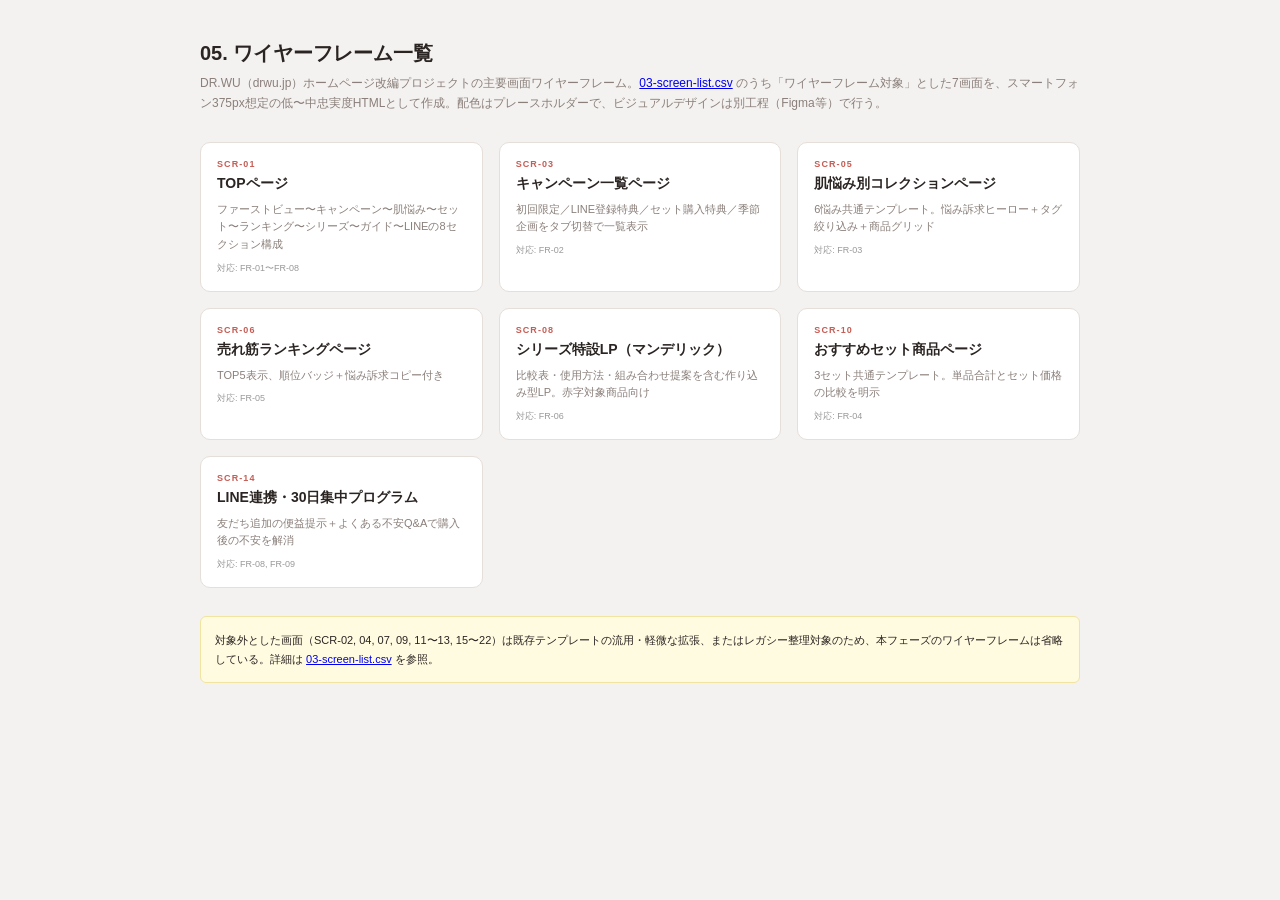
<file: clients/drwu/website-renewal-2026/05-wireframes/index.html>
<!DOCTYPE html>
<html lang="ja"><head>
<meta charset="UTF-8">
<title>05. ワイヤーフレーム一覧 | DR.WU website-renewal-2026</title>
<style>
:root{--bg:#faf8f6;--text:#2a2422;--text-sub:#8a7f7a;--border:#e5ded9;--accent:#c65d54;--dark:#221c1a;}
*{box-sizing:border-box;margin:0;padding:0;}
body{font-family:'Hiragino Sans','Noto Sans JP',sans-serif;background:#f4f2f0;color:var(--text);padding:40px 20px;}
.wrap{max-width:880px;margin:0 auto;}
h1{font-size:20px;margin-bottom:6px;}
.lead{font-size:12px;color:var(--text-sub);margin-bottom:28px;line-height:1.7;}
.grid{display:grid;grid-template-columns:repeat(auto-fill,minmax(260px,1fr));gap:16px;}
.card{background:#fff;border:1px solid var(--border);border-radius:10px;padding:16px;text-decoration:none;color:var(--text);display:block;transition:box-shadow .15s;}
.card:hover{box-shadow:0 4px 16px rgba(0,0,0,.08);}
.scr-id{font-size:9px;letter-spacing:.12em;color:var(--accent);font-weight:700;margin-bottom:6px;}
.scr-name{font-size:14px;font-weight:700;margin-bottom:8px;}
.scr-desc{font-size:11px;color:var(--text-sub);line-height:1.6;margin-bottom:8px;}
.scr-fr{font-size:9px;color:#999;}
.note{max-width:880px;margin:28px auto 0;background:#fffbe0;border:1px solid #f0e4a0;border-radius:6px;padding:14px;font-size:11px;line-height:1.7;}
</style>
</head>
<body>
<div class="wrap">
<h1>05. ワイヤーフレーム一覧</h1>
<div class="lead">
DR.WU（drwu.jp）ホームページ改編プロジェクトの主要画面ワイヤーフレーム。<a href="../03-screen-list.csv">03-screen-list.csv</a> のうち「ワイヤーフレーム対象」とした7画面を、スマートフォン375px想定の低〜中忠実度HTMLとして作成。配色はプレースホルダーで、ビジュアルデザインは別工程（Figma等）で行う。
</div>
<div class="grid">
  <a class="card" href="./scr01-top.html">
    <div class="scr-id">SCR-01</div>
    <div class="scr-name">TOPページ</div>
    <div class="scr-desc">ファーストビュー〜キャンペーン〜肌悩み〜セット〜ランキング〜シリーズ〜ガイド〜LINEの8セクション構成</div>
    <div class="scr-fr">対応: FR-01〜FR-08</div>
  </a>
  <a class="card" href="./scr03-campaign-list.html">
    <div class="scr-id">SCR-03</div>
    <div class="scr-name">キャンペーン一覧ページ</div>
    <div class="scr-desc">初回限定／LINE登録特典／セット購入特典／季節企画をタブ切替で一覧表示</div>
    <div class="scr-fr">対応: FR-02</div>
  </a>
  <a class="card" href="./scr05-concern-collection.html">
    <div class="scr-id">SCR-05</div>
    <div class="scr-name">肌悩み別コレクションページ</div>
    <div class="scr-desc">6悩み共通テンプレート。悩み訴求ヒーロー＋タグ絞り込み＋商品グリッド</div>
    <div class="scr-fr">対応: FR-03</div>
  </a>
  <a class="card" href="./scr06-ranking.html">
    <div class="scr-id">SCR-06</div>
    <div class="scr-name">売れ筋ランキングページ</div>
    <div class="scr-desc">TOP5表示、順位バッジ＋悩み訴求コピー付き</div>
    <div class="scr-fr">対応: FR-05</div>
  </a>
  <a class="card" href="./scr08-series-mandelic-lp.html">
    <div class="scr-id">SCR-08</div>
    <div class="scr-name">シリーズ特設LP（マンデリック）</div>
    <div class="scr-desc">比較表・使用方法・組み合わせ提案を含む作り込み型LP。赤字対象商品向け</div>
    <div class="scr-fr">対応: FR-06</div>
  </a>
  <a class="card" href="./scr10-set-product.html">
    <div class="scr-id">SCR-10</div>
    <div class="scr-name">おすすめセット商品ページ</div>
    <div class="scr-desc">3セット共通テンプレート。単品合計とセット価格の比較を明示</div>
    <div class="scr-fr">対応: FR-04</div>
  </a>
  <a class="card" href="./scr14-line-program.html">
    <div class="scr-id">SCR-14</div>
    <div class="scr-name">LINE連携・30日集中プログラム</div>
    <div class="scr-desc">友だち追加の便益提示＋よくある不安Q&Aで購入後の不安を解消</div>
    <div class="scr-fr">対応: FR-08, FR-09</div>
  </a>
</div>
<div class="note">
対象外とした画面（SCR-02, 04, 07, 09, 11〜13, 15〜22）は既存テンプレートの流用・軽微な拡張、またはレガシー整理対象のため、本フェーズのワイヤーフレームは省略している。詳細は <a href="../03-screen-list.csv">03-screen-list.csv</a> を参照。
</div>
</div>
</body></html>
</file>
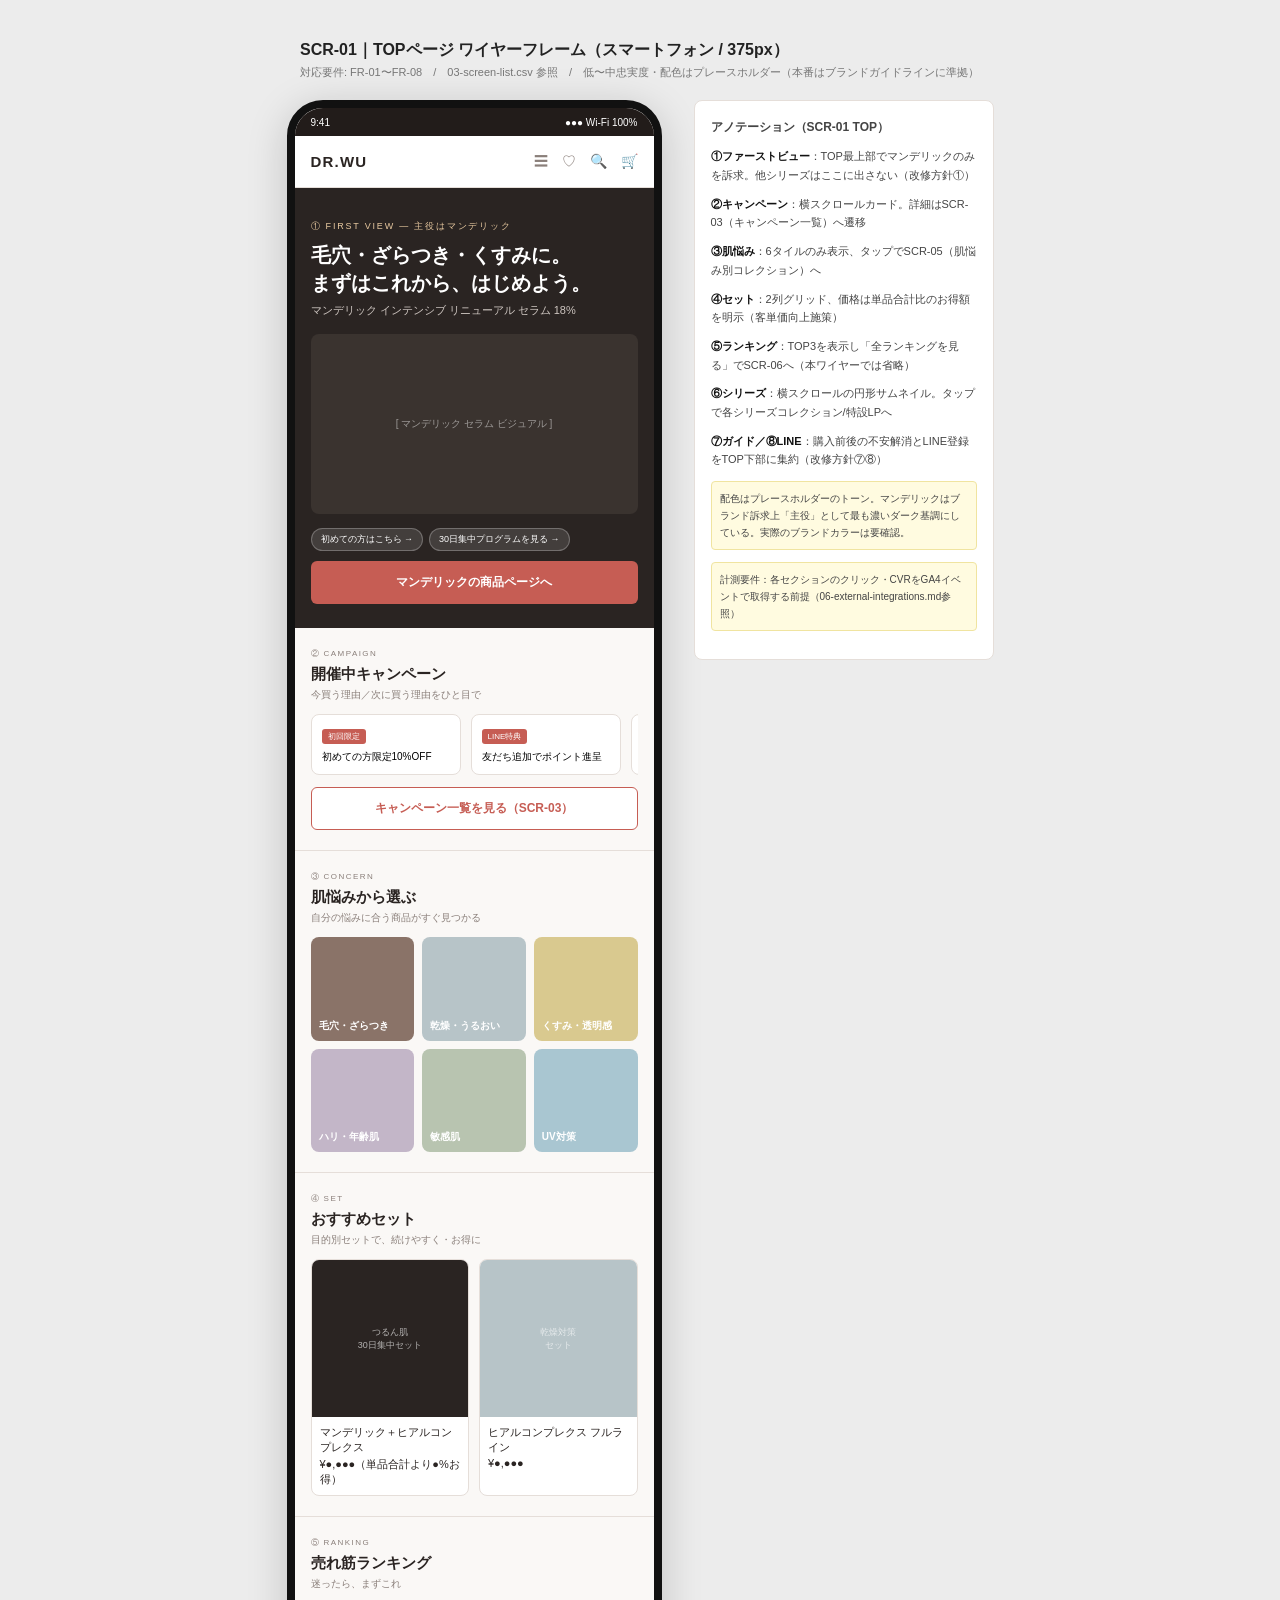
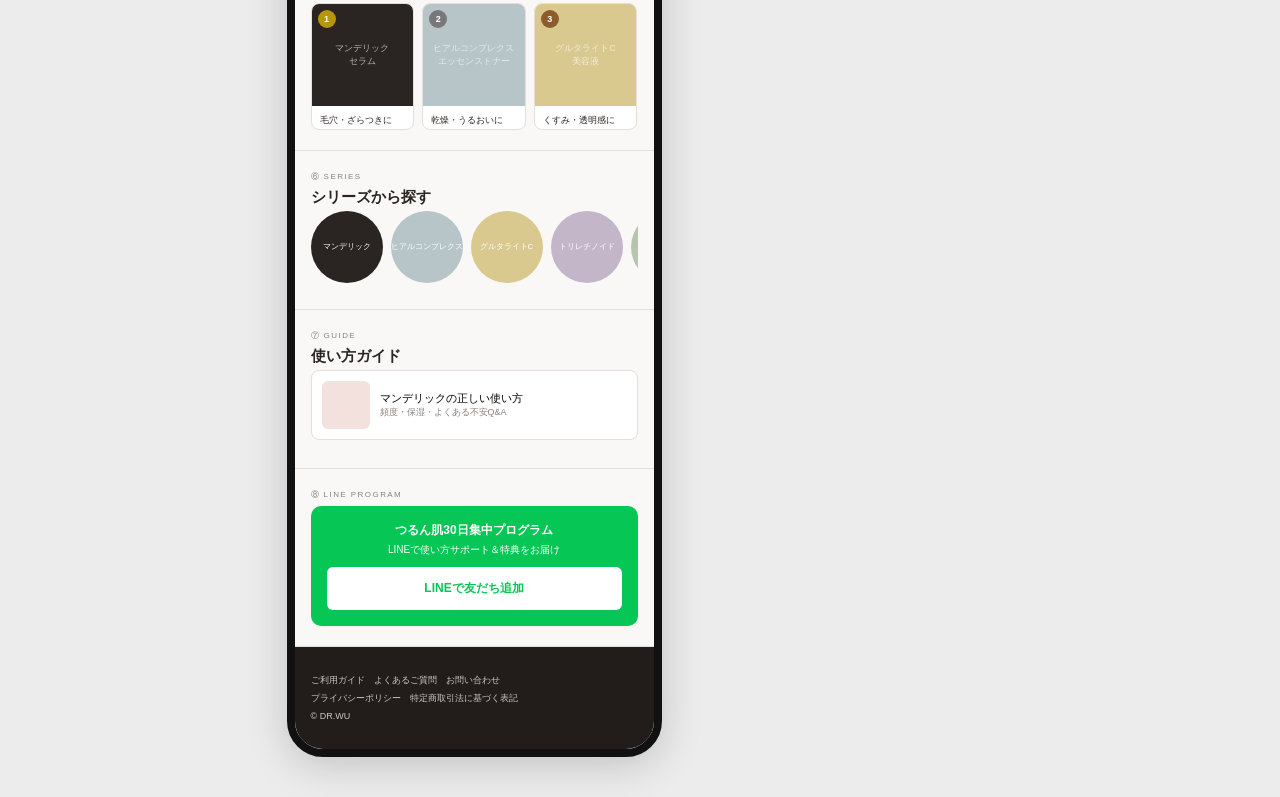
<file: clients/drwu/website-renewal-2026/05-wireframes/scr01-top.html>
<!DOCTYPE html>
<html lang="ja"><head>
<meta charset="UTF-8">
<title>SCR-01 TOPページ ワイヤーフレーム | DR.WU</title>
<style>
:root{
  --bg:#faf8f6; --surface:#ffffff; --text:#2a2422; --text-sub:#8a7f7a;
  --border:#e5ded9; --accent:#c65d54; --accent-soft:#f3e1de; --dark:#221c1a;
  --mandelic:#2a2422; --hyalu:#b7c4c8; --gluta:#d9c98f; --retinoid:#c3b6c8;
  --derma:#b8c4b0; --uv:#a9c6d1; --basemake:#d9b9bd;
}
*{box-sizing:border-box;margin:0;padding:0;}
body{font-family:'Hiragino Sans','Noto Sans JP',sans-serif;background:#ececec;padding:40px 16px;}
h1{max-width:680px;margin:0 auto 4px;font-size:16px;color:#222;}
.meta{max-width:680px;margin:0 auto 20px;font-size:11px;color:#777;}
.wrap{display:flex;gap:32px;justify-content:center;align-items:flex-start;flex-wrap:wrap;}
.phone{width:375px;background:var(--bg);border-radius:36px;overflow:hidden;box-shadow:0 8px 40px rgba(0,0,0,.18);border:8px solid #111;}
.statusbar{height:28px;background:var(--dark);color:#fff;font-size:10px;display:flex;align-items:center;justify-content:space-between;padding:0 16px;}
.nav{height:52px;background:#fff;border-bottom:1px solid var(--border);display:flex;align-items:center;justify-content:space-between;padding:0 16px;}
.logo{font-size:15px;font-weight:700;letter-spacing:.08em;color:var(--text);}
.nav-icons{display:flex;gap:14px;font-size:14px;color:var(--text-sub);}
.section{padding:20px 16px;border-bottom:1px solid var(--border);}
.section-title{font-size:8px;letter-spacing:.18em;color:var(--text-sub);font-weight:500;margin-bottom:6px;text-transform:uppercase;}
.section-h{font-size:15px;font-weight:700;color:var(--text);margin-bottom:4px;}
.section-sub{font-size:10px;color:var(--text-sub);font-weight:300;margin-bottom:12px;}
.tag{display:inline-block;border:.5px solid #d4d4d4;border-radius:20px;padding:4px 11px;font-size:10px;margin:0 6px 6px 0;color:var(--text-sub);}
.tag-on{border-color:var(--text);font-weight:500;color:var(--text);}
.cta{display:block;text-align:center;background:var(--accent);color:#fff;font-size:12px;font-weight:600;padding:13px;border-radius:6px;margin-top:10px;text-decoration:none;}
.cta-ghost{display:block;text-align:center;background:#fff;color:var(--accent);border:1px solid var(--accent);font-size:12px;font-weight:600;padding:12px;border-radius:6px;margin-top:8px;text-decoration:none;}
.footer{background:var(--dark);color:#cfc7c2;padding:24px 16px;font-size:9px;line-height:2;}
.grid2{display:grid;grid-template-columns:1fr 1fr;gap:10px;}
.grid3{display:grid;grid-template-columns:1fr 1fr 1fr;gap:8px;}
.card{background:#fff;border:1px solid var(--border);border-radius:8px;overflow:hidden;position:relative;}
.ph{width:100%;aspect-ratio:1/1;display:flex;align-items:center;justify-content:center;font-size:9px;color:rgba(255,255,255,.65);text-align:center;padding:4px;}
.pname{font-size:11px;font-weight:400;padding:8px 8px 2px;color:var(--text);}
.pprice{font-size:11px;padding:0 8px 8px;color:var(--text);}
.badge{position:absolute;top:6px;left:6px;width:18px;height:18px;border-radius:50%;color:#fff;font-size:9px;font-weight:700;display:flex;align-items:center;justify-content:center;}
.rank-1{background:#b8960c}.rank-2{background:#787878}.rank-3{background:#8c5c2c}
.kv{position:relative;background:var(--mandelic);color:#fff;padding:32px 16px 24px;}
.kv-eyebrow{font-size:9px;letter-spacing:.2em;color:#e8c9a0;margin-bottom:8px;}
.kv-title{font-size:20px;font-weight:700;line-height:1.4;margin-bottom:6px;}
.kv-sub{font-size:11px;color:#cfc7c2;font-weight:300;margin-bottom:16px;}
.kv-ph{width:100%;height:180px;background:#3a332f;border-radius:8px;display:flex;align-items:center;justify-content:center;font-size:10px;color:rgba(255,255,255,.5);margin-bottom:14px;}
.pill-row{display:flex;gap:6px;flex-wrap:wrap;}
.pill{font-size:9px;background:rgba(255,255,255,.12);border:1px solid rgba(255,255,255,.25);border-radius:20px;padding:4px 9px;}
.camp-card{min-width:150px;background:#fff;border:1px solid var(--border);border-radius:8px;padding:10px;flex:0 0 auto;}
.camp-row{display:flex;gap:10px;overflow-x:auto;padding-bottom:4px;}
.camp-tag{font-size:8px;color:#fff;background:var(--accent);border-radius:3px;padding:2px 6px;display:inline-block;margin-bottom:6px;}
.concern-grid{display:grid;grid-template-columns:1fr 1fr 1fr;gap:8px;}
.concern-tile{aspect-ratio:1/1;border-radius:8px;display:flex;align-items:flex-end;padding:8px;color:#fff;font-size:10px;font-weight:600;}
.series-row{display:flex;gap:8px;overflow-x:auto;}
.series-pill{flex:0 0 auto;width:72px;text-align:center;}
.series-ph{width:72px;height:72px;border-radius:50%;margin-bottom:6px;display:flex;align-items:center;justify-content:center;color:#fff;font-size:8px;}
.guide-card{display:flex;gap:10px;align-items:center;background:#fff;border:1px solid var(--border);border-radius:8px;padding:10px;margin-bottom:8px;}
.guide-ph{width:48px;height:48px;border-radius:6px;background:var(--accent-soft);flex:0 0 auto;}
.line-box{background:#06c755;color:#fff;border-radius:10px;padding:16px;text-align:center;}
.line-box .cta{background:#fff;color:#06c755;}
.sidebar{width:300px;background:#fff;border:1px solid var(--border);border-radius:8px;padding:16px;font-size:11px;line-height:1.7;color:#444;}
.sidebar h3{font-size:12px;margin-bottom:10px;}
.sidebar li{margin-bottom:10px;list-style:none;}
.sidebar b{color:#111;}
.note{background:#fffbe0;border:1px solid #f0e4a0;border-radius:4px;padding:8px;margin:12px 0;font-size:10px;}
</style>
</head>
<body>
<h1>SCR-01｜TOPページ ワイヤーフレーム（スマートフォン / 375px）</h1>
<div class="meta">対応要件: FR-01〜FR-08　/　03-screen-list.csv 参照　/　低〜中忠実度・配色はプレースホルダー（本番はブランドガイドラインに準拠）</div>
<div class="wrap">
<div class="phone">
  <div class="statusbar"><span>9:41</span><span>●●● Wi-Fi 100%</span></div>
  <div class="nav"><div class="logo">DR.WU</div><div class="nav-icons"><span>☰</span><span>♡</span><span>🔍</span><span>🛒</span></div></div>

  <!-- ① ファーストビュー -->
  <div class="kv">
    <div class="kv-eyebrow">① FIRST VIEW — 主役はマンデリック</div>
    <div class="kv-title">毛穴・ざらつき・くすみに。<br>まずはこれから、はじめよう。</div>
    <div class="kv-sub">マンデリック インテンシブ リニューアル セラム 18%</div>
    <div class="kv-ph">[ マンデリック セラム ビジュアル ]</div>
    <div class="pill-row">
      <span class="pill">初めての方はこちら →</span>
      <span class="pill">30日集中プログラムを見る →</span>
    </div>
    <a class="cta" href="#">マンデリックの商品ページへ</a>
  </div>

  <!-- ② 開催中キャンペーン -->
  <div class="section">
    <div class="section-title">② Campaign</div>
    <div class="section-h">開催中キャンペーン</div>
    <div class="section-sub">今買う理由／次に買う理由をひと目で</div>
    <div class="camp-row">
      <div class="camp-card"><span class="camp-tag">初回限定</span><div style="font-size:10px;">初めての方限定10%OFF</div></div>
      <div class="camp-card"><span class="camp-tag">LINE特典</span><div style="font-size:10px;">友だち追加でポイント進呈</div></div>
      <div class="camp-card"><span class="camp-tag">セット特典</span><div style="font-size:10px;">セット購入で送料無料</div></div>
      <div class="camp-card"><span class="camp-tag">season</span><div style="font-size:10px;">夏の紫外線対策特集</div></div>
    </div>
    <a class="cta-ghost" href="#">キャンペーン一覧を見る（SCR-03）</a>
  </div>

  <!-- ③ 肌悩みから選ぶ -->
  <div class="section">
    <div class="section-title">③ Concern</div>
    <div class="section-h">肌悩みから選ぶ</div>
    <div class="section-sub">自分の悩みに合う商品がすぐ見つかる</div>
    <div class="concern-grid">
      <div class="concern-tile" style="background:#8a7368">毛穴・ざらつき</div>
      <div class="concern-tile" style="background:var(--hyalu)">乾燥・うるおい</div>
      <div class="concern-tile" style="background:var(--gluta)">くすみ・透明感</div>
      <div class="concern-tile" style="background:var(--retinoid)">ハリ・年齢肌</div>
      <div class="concern-tile" style="background:var(--derma)">敏感肌</div>
      <div class="concern-tile" style="background:var(--uv)">UV対策</div>
    </div>
  </div>

  <!-- ④ おすすめセット -->
  <div class="section">
    <div class="section-title">④ Set</div>
    <div class="section-h">おすすめセット</div>
    <div class="section-sub">目的別セットで、続けやすく・お得に</div>
    <div class="grid2">
      <div class="card"><div class="ph" style="background:var(--mandelic)">つるん肌<br>30日集中セット</div><div class="pname">マンデリック＋ヒアルコンプレクス</div><div class="pprice">¥●,●●●（単品合計より●%お得）</div></div>
      <div class="card"><div class="ph" style="background:var(--hyalu)">乾燥対策<br>セット</div><div class="pname">ヒアルコンプレクス フルライン</div><div class="pprice">¥●,●●●</div></div>
    </div>
  </div>

  <!-- ⑤ 売れ筋ランキング -->
  <div class="section">
    <div class="section-title">⑤ Ranking</div>
    <div class="section-h">売れ筋ランキング</div>
    <div class="section-sub">迷ったら、まずこれ</div>
    <div class="grid3">
      <div class="card"><span class="badge rank-1">1</span><div class="ph" style="background:var(--mandelic)">マンデリック<br>セラム</div><div class="pname" style="font-size:9px;">毛穴・ざらつきに</div></div>
      <div class="card"><span class="badge rank-2">2</span><div class="ph" style="background:var(--hyalu)">ヒアルコンプレクス<br>エッセンストナー</div><div class="pname" style="font-size:9px;">乾燥・うるおいに</div></div>
      <div class="card"><span class="badge rank-3">3</span><div class="ph" style="background:var(--gluta)">グルタライトC<br>美容液</div><div class="pname" style="font-size:9px;">くすみ・透明感に</div></div>
    </div>
  </div>

  <!-- ⑥ シリーズから探す -->
  <div class="section">
    <div class="section-title">⑥ Series</div>
    <div class="section-h">シリーズから探す</div>
    <div class="series-row">
      <div class="series-pill"><div class="series-ph" style="background:var(--mandelic)">マンデリック</div></div>
      <div class="series-pill"><div class="series-ph" style="background:var(--hyalu)">ヒアルコンプレクス</div></div>
      <div class="series-pill"><div class="series-ph" style="background:var(--gluta)">グルタライトC</div></div>
      <div class="series-pill"><div class="series-ph" style="background:var(--retinoid)">トリレチノイド</div></div>
      <div class="series-pill"><div class="series-ph" style="background:var(--derma)">ダーマラボ</div></div>
      <div class="series-pill"><div class="series-ph" style="background:var(--uv)">UV</div></div>
    </div>
  </div>

  <!-- ⑦ 使い方ガイド -->
  <div class="section">
    <div class="section-title">⑦ Guide</div>
    <div class="section-h">使い方ガイド</div>
    <div class="guide-card"><div class="guide-ph"></div><div><div style="font-size:11px;font-weight:500;">マンデリックの正しい使い方</div><div style="font-size:9px;color:var(--text-sub);">頻度・保湿・よくある不安Q&A</div></div></div>
  </div>

  <!-- ⑧ LINE 30日集中プログラム -->
  <div class="section">
    <div class="section-title">⑧ LINE Program</div>
    <div class="line-box">
      <div style="font-size:12px;font-weight:700;margin-bottom:4px;">つるん肌30日集中プログラム</div>
      <div style="font-size:10px;margin-bottom:10px;">LINEで使い方サポート＆特典をお届け</div>
      <a class="cta" href="#">LINEで友だち追加</a>
    </div>
  </div>

  <div class="footer">
    ご利用ガイド　よくあるご質問　お問い合わせ<br>
    プライバシーポリシー　特定商取引法に基づく表記<br>
    © DR.WU
  </div>
</div>

<div class="sidebar">
  <h3>アノテーション（SCR-01 TOP）</h3>
  <ul>
    <li><b>①ファーストビュー</b>：TOP最上部でマンデリックのみを訴求。他シリーズはここに出さない（改修方針①）</li>
    <li><b>②キャンペーン</b>：横スクロールカード。詳細はSCR-03（キャンペーン一覧）へ遷移</li>
    <li><b>③肌悩み</b>：6タイルのみ表示、タップでSCR-05（肌悩み別コレクション）へ</li>
    <li><b>④セット</b>：2列グリッド、価格は単品合計比のお得額を明示（客単価向上施策）</li>
    <li><b>⑤ランキング</b>：TOP3を表示し「全ランキングを見る」でSCR-06へ（本ワイヤーでは省略）</li>
    <li><b>⑥シリーズ</b>：横スクロールの円形サムネイル。タップで各シリーズコレクション/特設LPへ</li>
    <li><b>⑦ガイド／⑧LINE</b>：購入前後の不安解消とLINE登録をTOP下部に集約（改修方針⑦⑧）</li>
  </ul>
  <div class="note">配色はプレースホルダーのトーン。マンデリックはブランド訴求上「主役」として最も濃いダーク基調にしている。実際のブランドカラーは要確認。</div>
  <div class="note">計測要件：各セクションのクリック・CVRをGA4イベントで取得する前提（06-external-integrations.md参照）</div>
</div>
</div>
</body></html>
</file>
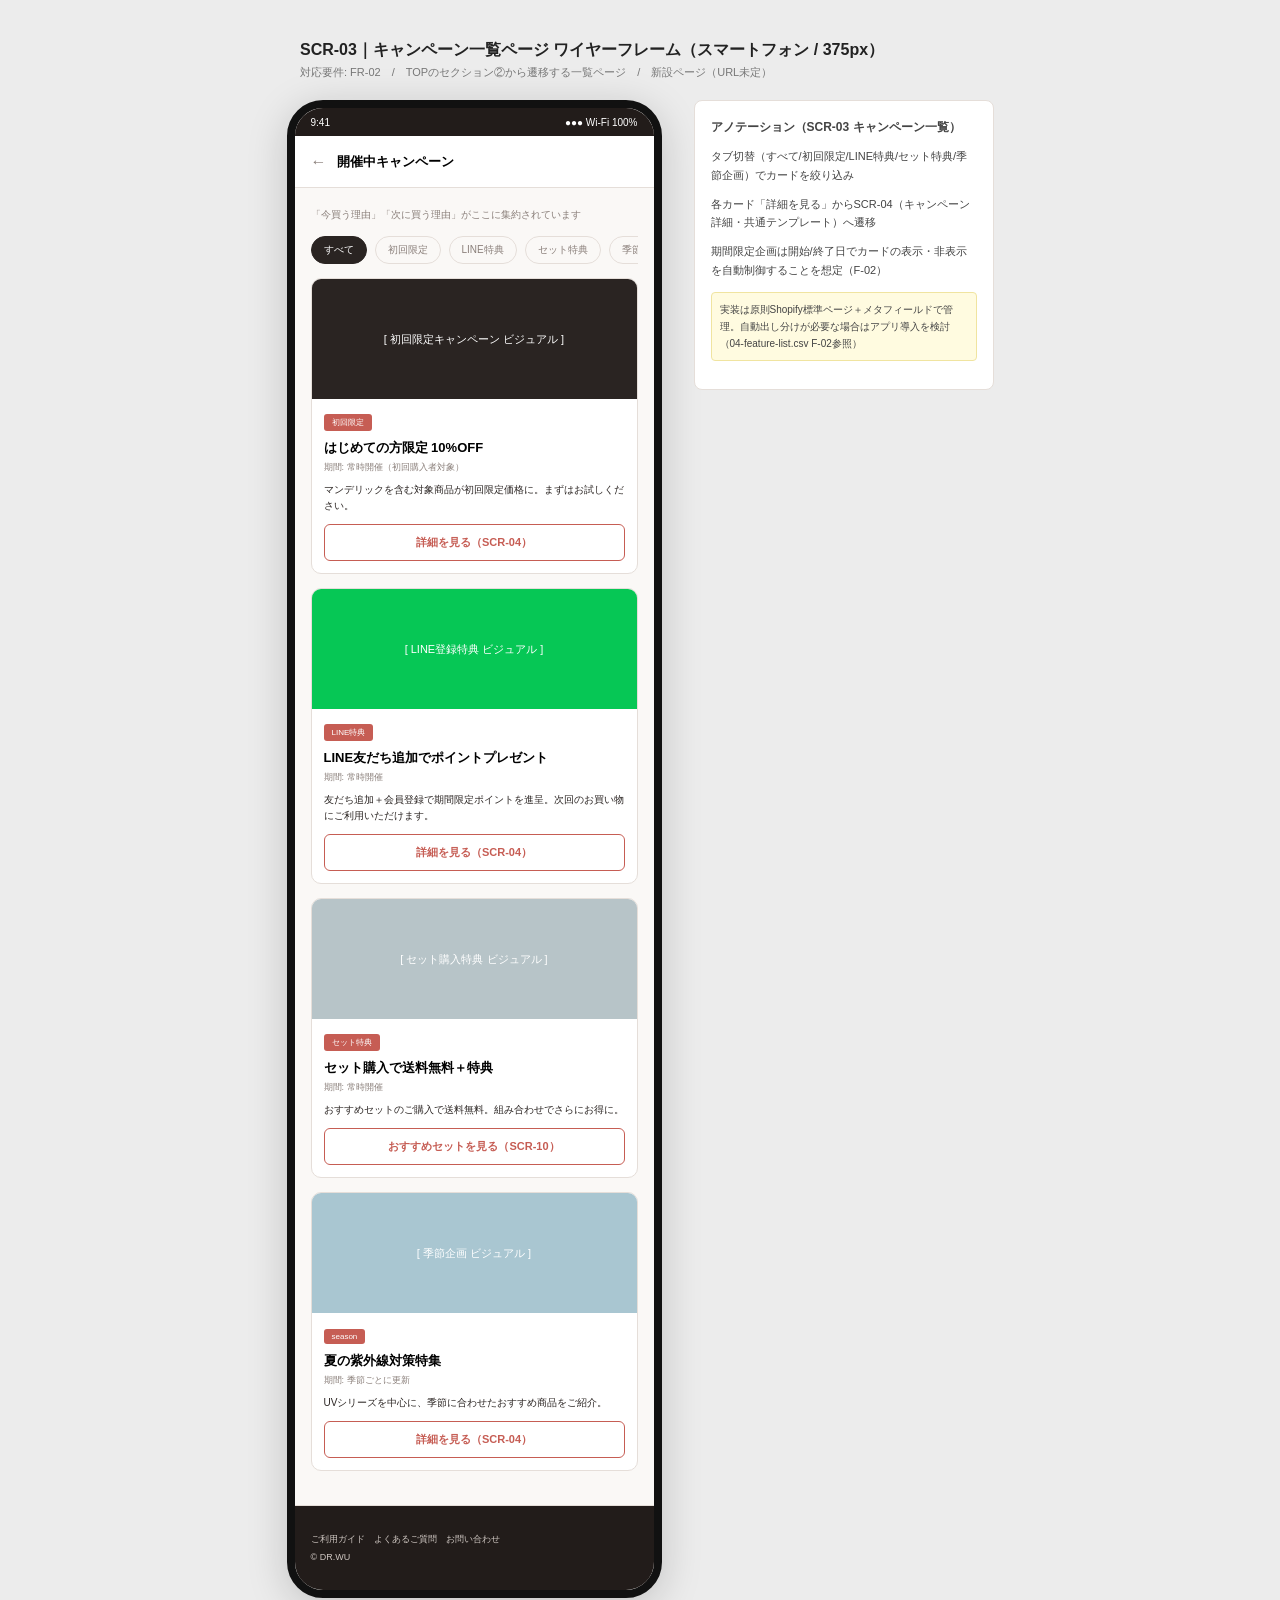
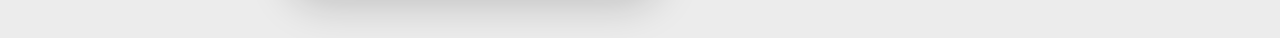
<file: clients/drwu/website-renewal-2026/05-wireframes/scr03-campaign-list.html>
<!DOCTYPE html>
<html lang="ja"><head>
<meta charset="UTF-8">
<title>SCR-03 キャンペーン一覧ページ ワイヤーフレーム | DR.WU</title>
<style>
:root{--bg:#faf8f6;--surface:#ffffff;--text:#2a2422;--text-sub:#8a7f7a;--border:#e5ded9;--accent:#c65d54;--accent-soft:#f3e1de;--dark:#221c1a;}
*{box-sizing:border-box;margin:0;padding:0;}
body{font-family:'Hiragino Sans','Noto Sans JP',sans-serif;background:#ececec;padding:40px 16px;}
h1{max-width:680px;margin:0 auto 4px;font-size:16px;color:#222;}
.meta{max-width:680px;margin:0 auto 20px;font-size:11px;color:#777;}
.wrap{display:flex;gap:32px;justify-content:center;align-items:flex-start;flex-wrap:wrap;}
.phone{width:375px;background:var(--bg);border-radius:36px;overflow:hidden;box-shadow:0 8px 40px rgba(0,0,0,.18);border:8px solid #111;}
.statusbar{height:28px;background:var(--dark);color:#fff;font-size:10px;display:flex;align-items:center;justify-content:space-between;padding:0 16px;}
.nav{height:52px;background:#fff;border-bottom:1px solid var(--border);display:flex;align-items:center;gap:10px;padding:0 16px;}
.back{font-size:16px;color:var(--text-sub);}
.navtitle{font-size:13px;font-weight:700;}
.section{padding:20px 16px;border-bottom:1px solid var(--border);}
.section-sub{font-size:10px;color:var(--text-sub);font-weight:300;margin-bottom:14px;}
.tabs{display:flex;gap:8px;margin-bottom:14px;overflow-x:auto;}
.tab{font-size:10px;padding:6px 12px;border-radius:20px;border:1px solid var(--border);color:var(--text-sub);flex:0 0 auto;}
.tab.on{background:var(--text);color:#fff;border-color:var(--text);}
.camp-card{background:#fff;border:1px solid var(--border);border-radius:10px;overflow:hidden;margin-bottom:14px;}
.camp-ph{height:120px;display:flex;align-items:center;justify-content:center;color:#fff;font-size:11px;}
.camp-body{padding:12px;}
.camp-tag{font-size:8px;color:#fff;background:var(--accent);border-radius:3px;padding:3px 8px;display:inline-block;margin-bottom:8px;}
.camp-title{font-size:13px;font-weight:700;margin-bottom:4px;}
.camp-period{font-size:9px;color:var(--text-sub);margin-bottom:8px;}
.camp-desc{font-size:10px;color:var(--text);line-height:1.6;margin-bottom:10px;}
.cta-ghost{display:block;text-align:center;background:#fff;color:var(--accent);border:1px solid var(--accent);font-size:11px;font-weight:600;padding:10px;border-radius:6px;text-decoration:none;}
.footer{background:var(--dark);color:#cfc7c2;padding:24px 16px;font-size:9px;line-height:2;}
.sidebar{width:300px;background:#fff;border:1px solid var(--border);border-radius:8px;padding:16px;font-size:11px;line-height:1.7;color:#444;}
.sidebar h3{font-size:12px;margin-bottom:10px;}
.sidebar li{margin-bottom:10px;list-style:none;}
.note{background:#fffbe0;border:1px solid #f0e4a0;border-radius:4px;padding:8px;margin:12px 0;font-size:10px;}
</style>
</head>
<body>
<h1>SCR-03｜キャンペーン一覧ページ ワイヤーフレーム（スマートフォン / 375px）</h1>
<div class="meta">対応要件: FR-02　/　TOPのセクション②から遷移する一覧ページ　/　新設ページ（URL未定）</div>
<div class="wrap">
<div class="phone">
  <div class="statusbar"><span>9:41</span><span>●●● Wi-Fi 100%</span></div>
  <div class="nav"><span class="back">←</span><span class="navtitle">開催中キャンペーン</span></div>

  <div class="section">
    <div class="section-sub">「今買う理由」「次に買う理由」がここに集約されています</div>
    <div class="tabs">
      <span class="tab on">すべて</span>
      <span class="tab">初回限定</span>
      <span class="tab">LINE特典</span>
      <span class="tab">セット特典</span>
      <span class="tab">季節企画</span>
    </div>

    <div class="camp-card">
      <div class="camp-ph" style="background:#2a2422;">[ 初回限定キャンペーン ビジュアル ]</div>
      <div class="camp-body">
        <span class="camp-tag">初回限定</span>
        <div class="camp-title">はじめての方限定 10%OFF</div>
        <div class="camp-period">期間: 常時開催（初回購入者対象）</div>
        <div class="camp-desc">マンデリックを含む対象商品が初回限定価格に。まずはお試しください。</div>
        <a class="cta-ghost" href="#">詳細を見る（SCR-04）</a>
      </div>
    </div>

    <div class="camp-card">
      <div class="camp-ph" style="background:#06c755;">[ LINE登録特典 ビジュアル ]</div>
      <div class="camp-body">
        <span class="camp-tag">LINE特典</span>
        <div class="camp-title">LINE友だち追加でポイントプレゼント</div>
        <div class="camp-period">期間: 常時開催</div>
        <div class="camp-desc">友だち追加＋会員登録で期間限定ポイントを進呈。次回のお買い物にご利用いただけます。</div>
        <a class="cta-ghost" href="#">詳細を見る（SCR-04）</a>
      </div>
    </div>

    <div class="camp-card">
      <div class="camp-ph" style="background:#b7c4c8;">[ セット購入特典 ビジュアル ]</div>
      <div class="camp-body">
        <span class="camp-tag">セット特典</span>
        <div class="camp-title">セット購入で送料無料＋特典</div>
        <div class="camp-period">期間: 常時開催</div>
        <div class="camp-desc">おすすめセットのご購入で送料無料。組み合わせでさらにお得に。</div>
        <a class="cta-ghost" href="#">おすすめセットを見る（SCR-10）</a>
      </div>
    </div>

    <div class="camp-card">
      <div class="camp-ph" style="background:#a9c6d1;">[ 季節企画 ビジュアル ]</div>
      <div class="camp-body">
        <span class="camp-tag">season</span>
        <div class="camp-title">夏の紫外線対策特集</div>
        <div class="camp-period">期間: 季節ごとに更新</div>
        <div class="camp-desc">UVシリーズを中心に、季節に合わせたおすすめ商品をご紹介。</div>
        <a class="cta-ghost" href="#">詳細を見る（SCR-04）</a>
      </div>
    </div>
  </div>

  <div class="footer">ご利用ガイド　よくあるご質問　お問い合わせ<br>© DR.WU</div>
</div>

<div class="sidebar">
  <h3>アノテーション（SCR-03 キャンペーン一覧）</h3>
  <ul>
    <li>タブ切替（すべて/初回限定/LINE特典/セット特典/季節企画）でカードを絞り込み</li>
    <li>各カード「詳細を見る」からSCR-04（キャンペーン詳細・共通テンプレート）へ遷移</li>
    <li>期間限定企画は開始/終了日でカードの表示・非表示を自動制御することを想定（F-02）</li>
  </ul>
  <div class="note">実装は原則Shopify標準ページ＋メタフィールドで管理。自動出し分けが必要な場合はアプリ導入を検討（04-feature-list.csv F-02参照）</div>
</div>
</div>
</body></html>
</file>
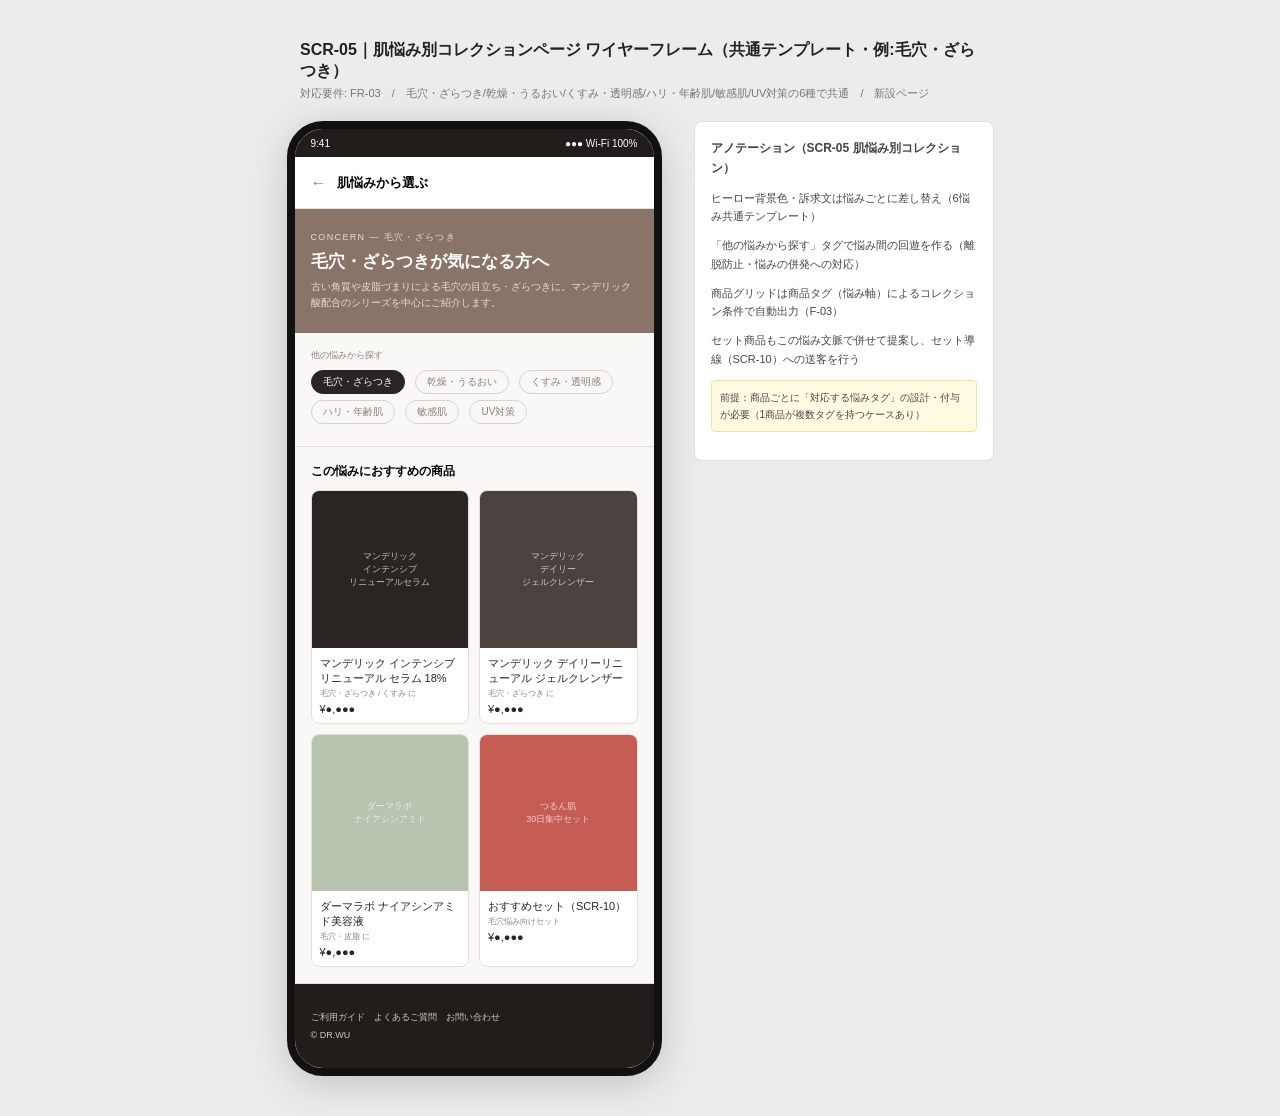
<file: clients/drwu/website-renewal-2026/05-wireframes/scr05-concern-collection.html>
<!DOCTYPE html>
<html lang="ja"><head>
<meta charset="UTF-8">
<title>SCR-05 肌悩み別コレクションページ ワイヤーフレーム | DR.WU</title>
<style>
:root{--bg:#faf8f6;--text:#2a2422;--text-sub:#8a7f7a;--border:#e5ded9;--accent:#c65d54;--dark:#221c1a;}
*{box-sizing:border-box;margin:0;padding:0;}
body{font-family:'Hiragino Sans','Noto Sans JP',sans-serif;background:#ececec;padding:40px 16px;}
h1{max-width:680px;margin:0 auto 4px;font-size:16px;color:#222;}
.meta{max-width:680px;margin:0 auto 20px;font-size:11px;color:#777;}
.wrap{display:flex;gap:32px;justify-content:center;align-items:flex-start;flex-wrap:wrap;}
.phone{width:375px;background:var(--bg);border-radius:36px;overflow:hidden;box-shadow:0 8px 40px rgba(0,0,0,.18);border:8px solid #111;}
.statusbar{height:28px;background:var(--dark);color:#fff;font-size:10px;display:flex;align-items:center;justify-content:space-between;padding:0 16px;}
.nav{height:52px;background:#fff;border-bottom:1px solid var(--border);display:flex;align-items:center;gap:10px;padding:0 16px;}
.back{font-size:16px;color:var(--text-sub);}
.navtitle{font-size:13px;font-weight:700;}
.hero{background:#8a7368;color:#fff;padding:22px 16px;}
.hero-eyebrow{font-size:9px;letter-spacing:.15em;color:#f0d9cf;margin-bottom:6px;}
.hero-title{font-size:17px;font-weight:700;margin-bottom:6px;}
.hero-desc{font-size:10px;color:#e8ddd8;line-height:1.6;}
.section{padding:16px;border-bottom:1px solid var(--border);}
.tag{display:inline-block;border:.5px solid #d4d4d4;border-radius:20px;padding:4px 11px;font-size:10px;margin:0 6px 6px 0;color:var(--text-sub);}
.tag-on{border-color:var(--text);font-weight:500;color:var(--text);background:var(--text);color:#fff;}
.grid2{display:grid;grid-template-columns:1fr 1fr;gap:10px;}
.card{background:#fff;border:1px solid var(--border);border-radius:8px;overflow:hidden;}
.ph{width:100%;aspect-ratio:1/1;display:flex;align-items:center;justify-content:center;font-size:9px;color:rgba(255,255,255,.7);text-align:center;padding:6px;}
.pname{font-size:11px;padding:8px 8px 2px;color:var(--text);}
.pconcern{font-size:8px;padding:0 8px;color:var(--text-sub);}
.pprice{font-size:11px;padding:4px 8px 8px;color:var(--text);}
.footer{background:var(--dark);color:#cfc7c2;padding:24px 16px;font-size:9px;line-height:2;}
.sidebar{width:300px;background:#fff;border:1px solid var(--border);border-radius:8px;padding:16px;font-size:11px;line-height:1.7;color:#444;}
.sidebar h3{font-size:12px;margin-bottom:10px;}
.sidebar li{margin-bottom:10px;list-style:none;}
.note{background:#fffbe0;border:1px solid #f0e4a0;border-radius:4px;padding:8px;margin:12px 0;font-size:10px;}
</style>
</head>
<body>
<h1>SCR-05｜肌悩み別コレクションページ ワイヤーフレーム（共通テンプレート・例:毛穴・ざらつき）</h1>
<div class="meta">対応要件: FR-03　/　毛穴・ざらつき/乾燥・うるおい/くすみ・透明感/ハリ・年齢肌/敏感肌/UV対策の6種で共通　/　新設ページ</div>
<div class="wrap">
<div class="phone">
  <div class="statusbar"><span>9:41</span><span>●●● Wi-Fi 100%</span></div>
  <div class="nav"><span class="back">←</span><span class="navtitle">肌悩みから選ぶ</span></div>
  <div class="hero">
    <div class="hero-eyebrow">CONCERN — 毛穴・ざらつき</div>
    <div class="hero-title">毛穴・ざらつきが気になる方へ</div>
    <div class="hero-desc">古い角質や皮脂づまりによる毛穴の目立ち・ざらつきに。マンデリック酸配合のシリーズを中心にご紹介します。</div>
  </div>
  <div class="section">
    <div style="font-size:9px;color:var(--text-sub);margin-bottom:8px;">他の悩みから探す</div>
    <span class="tag tag-on">毛穴・ざらつき</span>
    <span class="tag">乾燥・うるおい</span>
    <span class="tag">くすみ・透明感</span>
    <span class="tag">ハリ・年齢肌</span>
    <span class="tag">敏感肌</span>
    <span class="tag">UV対策</span>
  </div>
  <div class="section">
    <div style="font-size:12px;font-weight:700;margin-bottom:10px;">この悩みにおすすめの商品</div>
    <div class="grid2">
      <div class="card"><div class="ph" style="background:#2a2422">マンデリック<br>インテンシブ<br>リニューアルセラム</div><div class="pname">マンデリック インテンシブ リニューアル セラム 18%</div><div class="pconcern">毛穴・ざらつき / くすみ に</div><div class="pprice">¥●,●●●</div></div>
      <div class="card"><div class="ph" style="background:#4a423e">マンデリック<br>デイリー<br>ジェルクレンザー</div><div class="pname">マンデリック デイリーリニューアル ジェルクレンザー</div><div class="pconcern">毛穴・ざらつき に</div><div class="pprice">¥●,●●●</div></div>
      <div class="card"><div class="ph" style="background:#b8c4b0">ダーマラボ<br>ナイアシンアミド</div><div class="pname">ダーマラボ ナイアシンアミド美容液</div><div class="pconcern">毛穴・皮脂 に</div><div class="pprice">¥●,●●●</div></div>
      <div class="card"><div class="ph" style="background:#c65d54">つるん肌<br>30日集中セット</div><div class="pname">おすすめセット（SCR-10）</div><div class="pconcern">毛穴悩み向けセット</div><div class="pprice">¥●,●●●</div></div>
    </div>
  </div>
  <div class="footer">ご利用ガイド　よくあるご質問　お問い合わせ<br>© DR.WU</div>
</div>
<div class="sidebar">
  <h3>アノテーション（SCR-05 肌悩み別コレクション）</h3>
  <ul>
    <li>ヒーロー背景色・訴求文は悩みごとに差し替え（6悩み共通テンプレート）</li>
    <li>「他の悩みから探す」タグで悩み間の回遊を作る（離脱防止・悩みの併発への対応）</li>
    <li>商品グリッドは商品タグ（悩み軸）によるコレクション条件で自動出力（F-03）</li>
    <li>セット商品もこの悩み文脈で併せて提案し、セット導線（SCR-10）への送客を行う</li>
  </ul>
  <div class="note">前提：商品ごとに「対応する悩みタグ」の設計・付与が必要（1商品が複数タグを持つケースあり）</div>
</div>
</div>
</body></html>
</file>
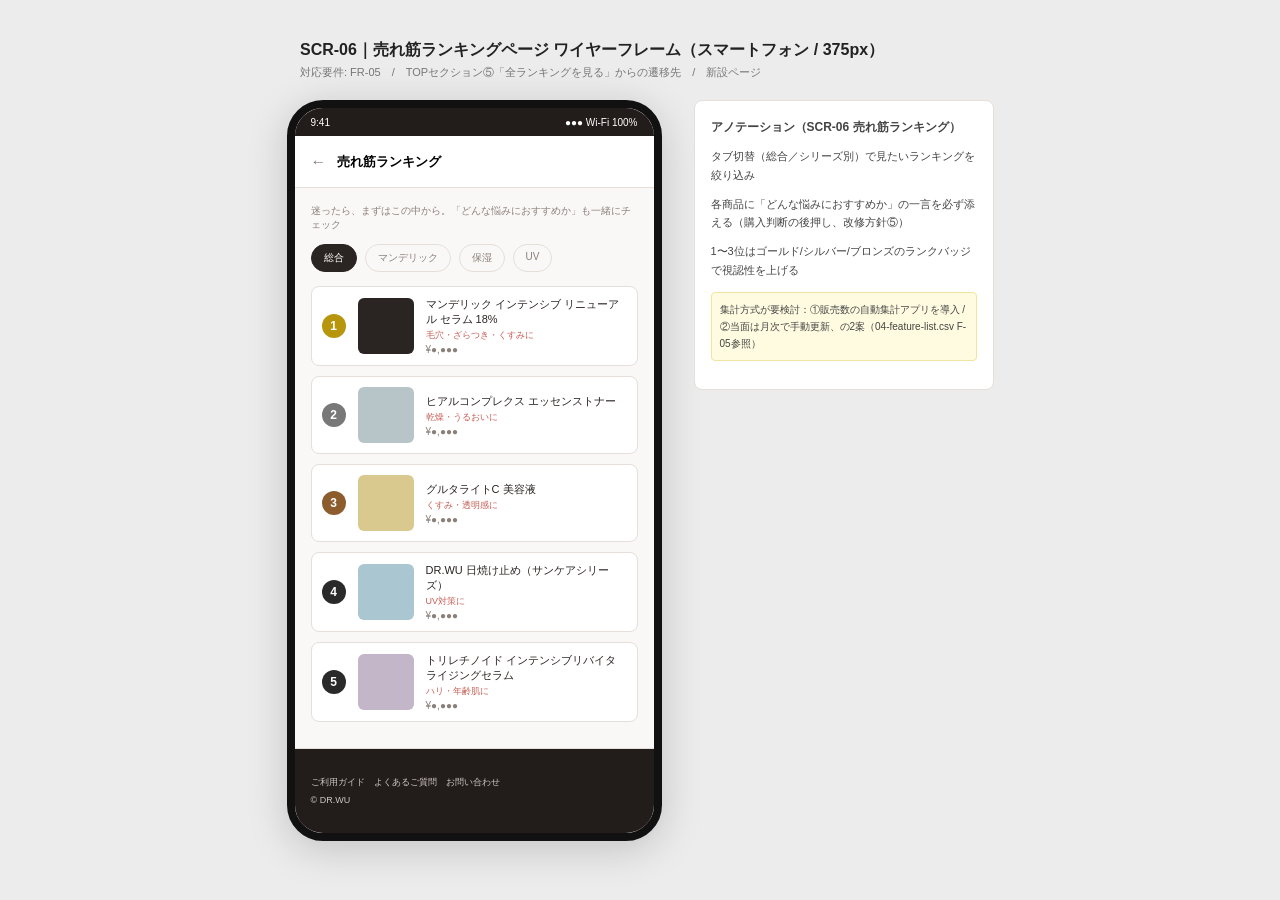
<file: clients/drwu/website-renewal-2026/05-wireframes/scr06-ranking.html>
<!DOCTYPE html>
<html lang="ja"><head>
<meta charset="UTF-8">
<title>SCR-06 売れ筋ランキングページ ワイヤーフレーム | DR.WU</title>
<style>
:root{--bg:#faf8f6;--text:#2a2422;--text-sub:#8a7f7a;--border:#e5ded9;--accent:#c65d54;--dark:#221c1a;}
*{box-sizing:border-box;margin:0;padding:0;}
body{font-family:'Hiragino Sans','Noto Sans JP',sans-serif;background:#ececec;padding:40px 16px;}
h1{max-width:680px;margin:0 auto 4px;font-size:16px;color:#222;}
.meta{max-width:680px;margin:0 auto 20px;font-size:11px;color:#777;}
.wrap{display:flex;gap:32px;justify-content:center;align-items:flex-start;flex-wrap:wrap;}
.phone{width:375px;background:var(--bg);border-radius:36px;overflow:hidden;box-shadow:0 8px 40px rgba(0,0,0,.18);border:8px solid #111;}
.statusbar{height:28px;background:var(--dark);color:#fff;font-size:10px;display:flex;align-items:center;justify-content:space-between;padding:0 16px;}
.nav{height:52px;background:#fff;border-bottom:1px solid var(--border);display:flex;align-items:center;gap:10px;padding:0 16px;}
.back{font-size:16px;color:var(--text-sub);}
.navtitle{font-size:13px;font-weight:700;}
.section{padding:16px;border-bottom:1px solid var(--border);}
.tabs{display:flex;gap:8px;margin-bottom:14px;}
.tab{font-size:10px;padding:6px 12px;border-radius:20px;border:1px solid var(--border);color:var(--text-sub);}
.tab.on{background:var(--text);color:#fff;border-color:var(--text);}
.rank-row{display:flex;gap:12px;align-items:center;background:#fff;border:1px solid var(--border);border-radius:8px;padding:10px;margin-bottom:10px;}
.rank-num{width:24px;height:24px;border-radius:50%;color:#fff;font-size:12px;font-weight:700;display:flex;align-items:center;justify-content:center;flex:0 0 auto;}
.rank-1{background:#b8960c}.rank-2{background:#787878}.rank-3{background:#8c5c2c}.rank-n{background:#2a2a2a}
.rank-ph{width:56px;height:56px;border-radius:6px;flex:0 0 auto;}
.rank-body{flex:1;}
.rank-name{font-size:11px;font-weight:500;color:var(--text);}
.rank-concern{font-size:9px;color:var(--accent);margin:2px 0;}
.rank-price{font-size:10px;color:var(--text-sub);}
.footer{background:var(--dark);color:#cfc7c2;padding:24px 16px;font-size:9px;line-height:2;}
.sidebar{width:300px;background:#fff;border:1px solid var(--border);border-radius:8px;padding:16px;font-size:11px;line-height:1.7;color:#444;}
.sidebar h3{font-size:12px;margin-bottom:10px;}
.sidebar li{margin-bottom:10px;list-style:none;}
.note{background:#fffbe0;border:1px solid #f0e4a0;border-radius:4px;padding:8px;margin:12px 0;font-size:10px;}
</style>
</head>
<body>
<h1>SCR-06｜売れ筋ランキングページ ワイヤーフレーム（スマートフォン / 375px）</h1>
<div class="meta">対応要件: FR-05　/　TOPセクション⑤「全ランキングを見る」からの遷移先　/　新設ページ</div>
<div class="wrap">
<div class="phone">
  <div class="statusbar"><span>9:41</span><span>●●● Wi-Fi 100%</span></div>
  <div class="nav"><span class="back">←</span><span class="navtitle">売れ筋ランキング</span></div>
  <div class="section">
    <div style="font-size:10px;color:var(--text-sub);margin-bottom:12px;">迷ったら、まずはこの中から。「どんな悩みにおすすめか」も一緒にチェック</div>
    <div class="tabs">
      <span class="tab on">総合</span>
      <span class="tab">マンデリック</span>
      <span class="tab">保湿</span>
      <span class="tab">UV</span>
    </div>

    <div class="rank-row"><span class="rank-num rank-1">1</span><div class="rank-ph" style="background:#2a2422"></div><div class="rank-body"><div class="rank-name">マンデリック インテンシブ リニューアル セラム 18%</div><div class="rank-concern">毛穴・ざらつき・くすみに</div><div class="rank-price">¥●,●●●</div></div></div>
    <div class="rank-row"><span class="rank-num rank-2">2</span><div class="rank-ph" style="background:#b7c4c8"></div><div class="rank-body"><div class="rank-name">ヒアルコンプレクス エッセンストナー</div><div class="rank-concern">乾燥・うるおいに</div><div class="rank-price">¥●,●●●</div></div></div>
    <div class="rank-row"><span class="rank-num rank-3">3</span><div class="rank-ph" style="background:#d9c98f"></div><div class="rank-body"><div class="rank-name">グルタライトC 美容液</div><div class="rank-concern">くすみ・透明感に</div><div class="rank-price">¥●,●●●</div></div></div>
    <div class="rank-row"><span class="rank-num rank-n">4</span><div class="rank-ph" style="background:#a9c6d1"></div><div class="rank-body"><div class="rank-name">DR.WU 日焼け止め（サンケアシリーズ）</div><div class="rank-concern">UV対策に</div><div class="rank-price">¥●,●●●</div></div></div>
    <div class="rank-row"><span class="rank-num rank-n">5</span><div class="rank-ph" style="background:#c3b6c8"></div><div class="rank-body"><div class="rank-name">トリレチノイド インテンシブリバイタライジングセラム</div><div class="rank-concern">ハリ・年齢肌に</div><div class="rank-price">¥●,●●●</div></div></div>
  </div>
  <div class="footer">ご利用ガイド　よくあるご質問　お問い合わせ<br>© DR.WU</div>
</div>
<div class="sidebar">
  <h3>アノテーション（SCR-06 売れ筋ランキング）</h3>
  <ul>
    <li>タブ切替（総合／シリーズ別）で見たいランキングを絞り込み</li>
    <li>各商品に「どんな悩みにおすすめか」の一言を必ず添える（購入判断の後押し、改修方針⑤）</li>
    <li>1〜3位はゴールド/シルバー/ブロンズのランクバッジで視認性を上げる</li>
  </ul>
  <div class="note">集計方式が要検討：①販売数の自動集計アプリを導入 / ②当面は月次で手動更新、の2案（04-feature-list.csv F-05参照）</div>
</div>
</div>
</body></html>
</file>
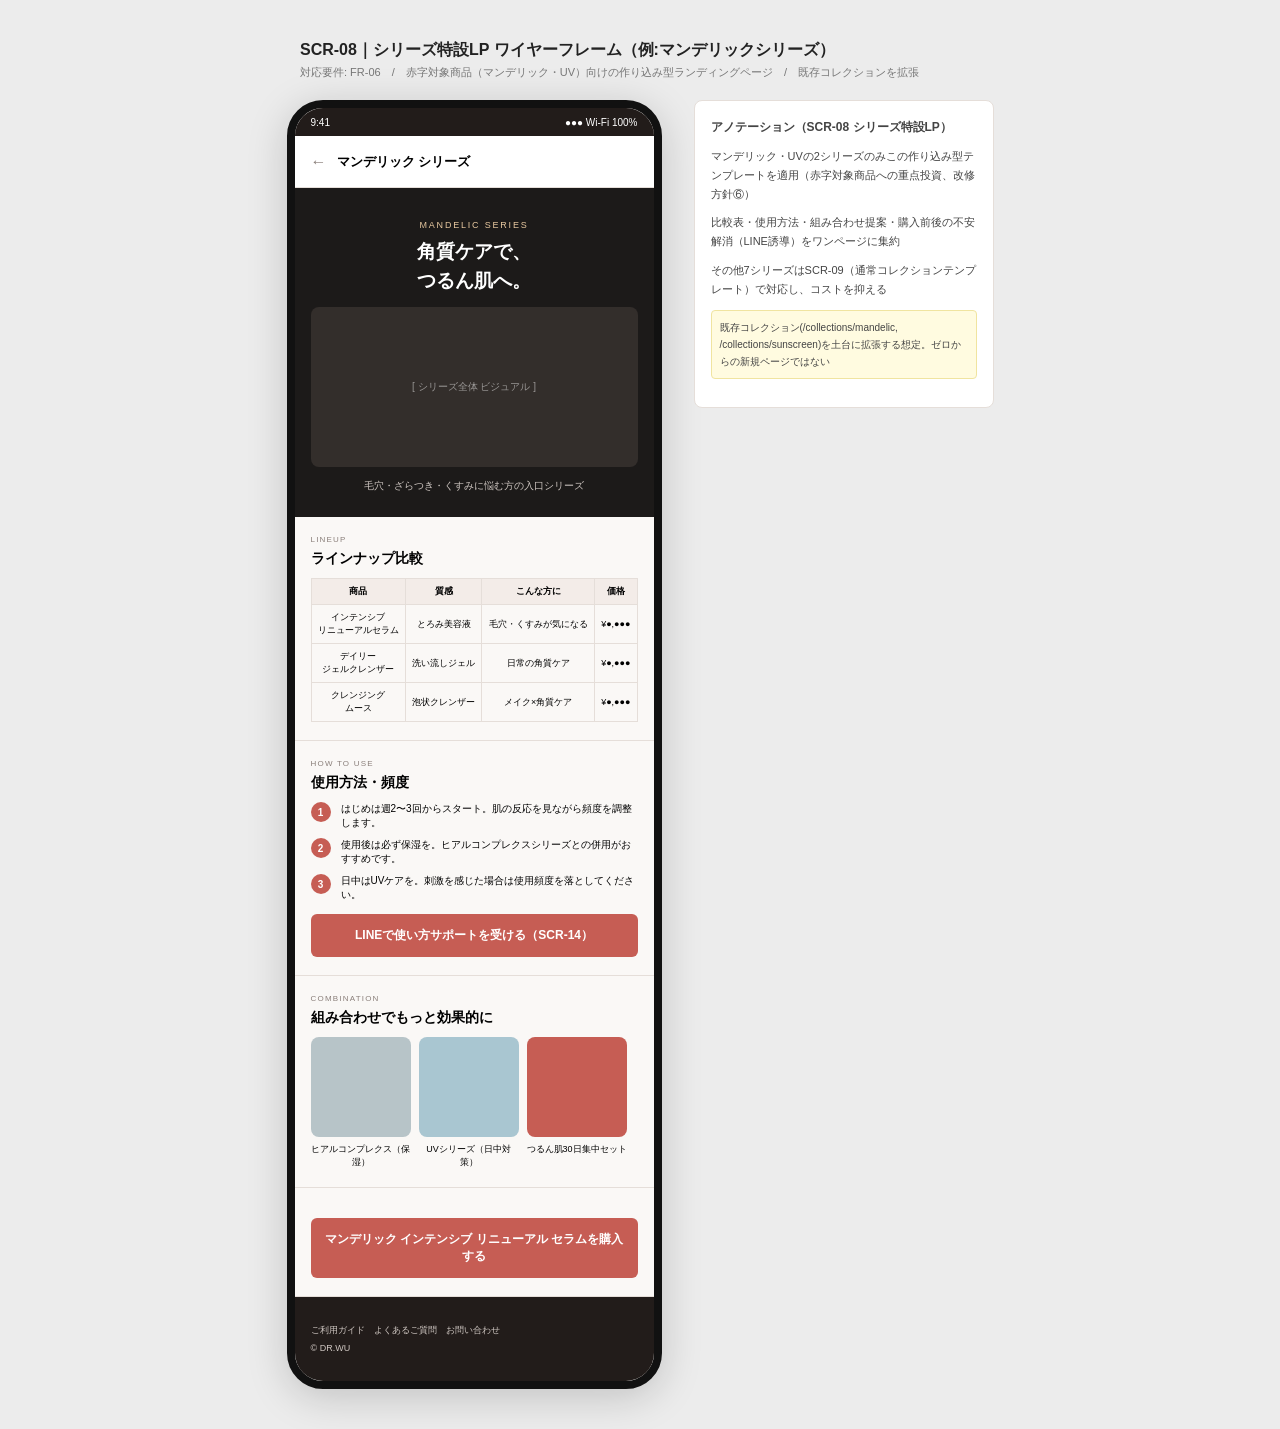
<file: clients/drwu/website-renewal-2026/05-wireframes/scr08-series-mandelic-lp.html>
<!DOCTYPE html>
<html lang="ja"><head>
<meta charset="UTF-8">
<title>SCR-08 シリーズ特設LP（マンデリック） ワイヤーフレーム | DR.WU</title>
<style>
:root{--bg:#faf8f6;--text:#2a2422;--text-sub:#8a7f7a;--border:#e5ded9;--accent:#c65d54;--dark:#221c1a;}
*{box-sizing:border-box;margin:0;padding:0;}
body{font-family:'Hiragino Sans','Noto Sans JP',sans-serif;background:#ececec;padding:40px 16px;}
h1{max-width:680px;margin:0 auto 4px;font-size:16px;color:#222;}
.meta{max-width:680px;margin:0 auto 20px;font-size:11px;color:#777;}
.wrap{display:flex;gap:32px;justify-content:center;align-items:flex-start;flex-wrap:wrap;}
.phone{width:375px;background:var(--bg);border-radius:36px;overflow:hidden;box-shadow:0 8px 40px rgba(0,0,0,.18);border:8px solid #111;}
.statusbar{height:28px;background:var(--dark);color:#fff;font-size:10px;display:flex;align-items:center;justify-content:space-between;padding:0 16px;}
.nav{height:52px;background:#fff;border-bottom:1px solid var(--border);display:flex;align-items:center;gap:10px;padding:0 16px;}
.back{font-size:16px;color:var(--text-sub);}
.navtitle{font-size:13px;font-weight:700;}
.kv{background:#1c1a19;color:#fff;padding:32px 16px 24px;text-align:center;}
.kv-eyebrow{font-size:9px;letter-spacing:.2em;color:#e8c9a0;margin-bottom:8px;}
.kv-title{font-size:19px;font-weight:700;line-height:1.5;margin-bottom:8px;}
.kv-ph{width:100%;height:160px;background:#332e2b;border-radius:8px;display:flex;align-items:center;justify-content:center;font-size:10px;color:rgba(255,255,255,.5);margin:12px 0;}
.section{padding:18px 16px;border-bottom:1px solid var(--border);}
.section-title{font-size:8px;letter-spacing:.15em;color:var(--text-sub);margin-bottom:6px;text-transform:uppercase;}
.section-h{font-size:14px;font-weight:700;margin-bottom:10px;}
table{width:100%;border-collapse:collapse;font-size:9px;}
th,td{border:1px solid var(--border);padding:6px;text-align:center;}
th{background:#f3ece8;font-weight:600;}
.steps{display:flex;flex-direction:column;gap:8px;}
.step{display:flex;gap:10px;align-items:flex-start;}
.step-num{width:20px;height:20px;border-radius:50%;background:var(--accent);color:#fff;font-size:10px;font-weight:700;display:flex;align-items:center;justify-content:center;flex:0 0 auto;}
.combo-row{display:flex;gap:8px;overflow-x:auto;}
.combo-card{flex:0 0 auto;width:100px;text-align:center;}
.combo-ph{width:100px;height:100px;border-radius:8px;margin-bottom:6px;}
.cta{display:block;text-align:center;background:var(--accent);color:#fff;font-size:12px;font-weight:600;padding:13px;border-radius:6px;margin-top:12px;text-decoration:none;}
.footer{background:var(--dark);color:#cfc7c2;padding:24px 16px;font-size:9px;line-height:2;}
.sidebar{width:300px;background:#fff;border:1px solid var(--border);border-radius:8px;padding:16px;font-size:11px;line-height:1.7;color:#444;}
.sidebar h3{font-size:12px;margin-bottom:10px;}
.sidebar li{margin-bottom:10px;list-style:none;}
.note{background:#fffbe0;border:1px solid #f0e4a0;border-radius:4px;padding:8px;margin:12px 0;font-size:10px;}
</style>
</head>
<body>
<h1>SCR-08｜シリーズ特設LP ワイヤーフレーム（例:マンデリックシリーズ）</h1>
<div class="meta">対応要件: FR-06　/　赤字対象商品（マンデリック・UV）向けの作り込み型ランディングページ　/　既存コレクションを拡張</div>
<div class="wrap">
<div class="phone">
  <div class="statusbar"><span>9:41</span><span>●●● Wi-Fi 100%</span></div>
  <div class="nav"><span class="back">←</span><span class="navtitle">マンデリック シリーズ</span></div>

  <div class="kv">
    <div class="kv-eyebrow">MANDELIC SERIES</div>
    <div class="kv-title">角質ケアで、<br>つるん肌へ。</div>
    <div class="kv-ph">[ シリーズ全体 ビジュアル ]</div>
    <div style="font-size:10px;color:#cfc7c2;">毛穴・ざらつき・くすみに悩む方の入口シリーズ</div>
  </div>

  <div class="section">
    <div class="section-title">Lineup</div>
    <div class="section-h">ラインナップ比較</div>
    <table>
      <tr><th>商品</th><th>質感</th><th>こんな方に</th><th>価格</th></tr>
      <tr><td>インテンシブ<br>リニューアルセラム</td><td>とろみ美容液</td><td>毛穴・くすみが気になる</td><td>¥●,●●●</td></tr>
      <tr><td>デイリー<br>ジェルクレンザー</td><td>洗い流しジェル</td><td>日常の角質ケア</td><td>¥●,●●●</td></tr>
      <tr><td>クレンジング<br>ムース</td><td>泡状クレンザー</td><td>メイク×角質ケア</td><td>¥●,●●●</td></tr>
    </table>
  </div>

  <div class="section">
    <div class="section-title">How to use</div>
    <div class="section-h">使用方法・頻度</div>
    <div class="steps">
      <div class="step"><span class="step-num">1</span><div style="font-size:10px;">はじめは週2〜3回からスタート。肌の反応を見ながら頻度を調整します。</div></div>
      <div class="step"><span class="step-num">2</span><div style="font-size:10px;">使用後は必ず保湿を。ヒアルコンプレクスシリーズとの併用がおすすめです。</div></div>
      <div class="step"><span class="step-num">3</span><div style="font-size:10px;">日中はUVケアを。刺激を感じた場合は使用頻度を落としてください。</div></div>
    </div>
    <a class="cta" href="#">LINEで使い方サポートを受ける（SCR-14）</a>
  </div>

  <div class="section">
    <div class="section-title">Combination</div>
    <div class="section-h">組み合わせでもっと効果的に</div>
    <div class="combo-row">
      <div class="combo-card"><div class="combo-ph" style="background:#b7c4c8"></div><div style="font-size:9px;">ヒアルコンプレクス（保湿）</div></div>
      <div class="combo-card"><div class="combo-ph" style="background:#a9c6d1"></div><div style="font-size:9px;">UVシリーズ（日中対策）</div></div>
      <div class="combo-card"><div class="combo-ph" style="background:#c65d54"></div><div style="font-size:9px;">つるん肌30日集中セット</div></div>
    </div>
  </div>

  <div class="section">
    <a class="cta" href="#">マンデリック インテンシブ リニューアル セラムを購入する</a>
  </div>

  <div class="footer">ご利用ガイド　よくあるご質問　お問い合わせ<br>© DR.WU</div>
</div>
<div class="sidebar">
  <h3>アノテーション（SCR-08 シリーズ特設LP）</h3>
  <ul>
    <li>マンデリック・UVの2シリーズのみこの作り込み型テンプレートを適用（赤字対象商品への重点投資、改修方針⑥）</li>
    <li>比較表・使用方法・組み合わせ提案・購入前後の不安解消（LINE誘導）をワンページに集約</li>
    <li>その他7シリーズはSCR-09（通常コレクションテンプレート）で対応し、コストを抑える</li>
  </ul>
  <div class="note">既存コレクション(/collections/mandelic, /collections/sunscreen)を土台に拡張する想定。ゼロからの新規ページではない</div>
</div>
</div>
</body></html>
</file>
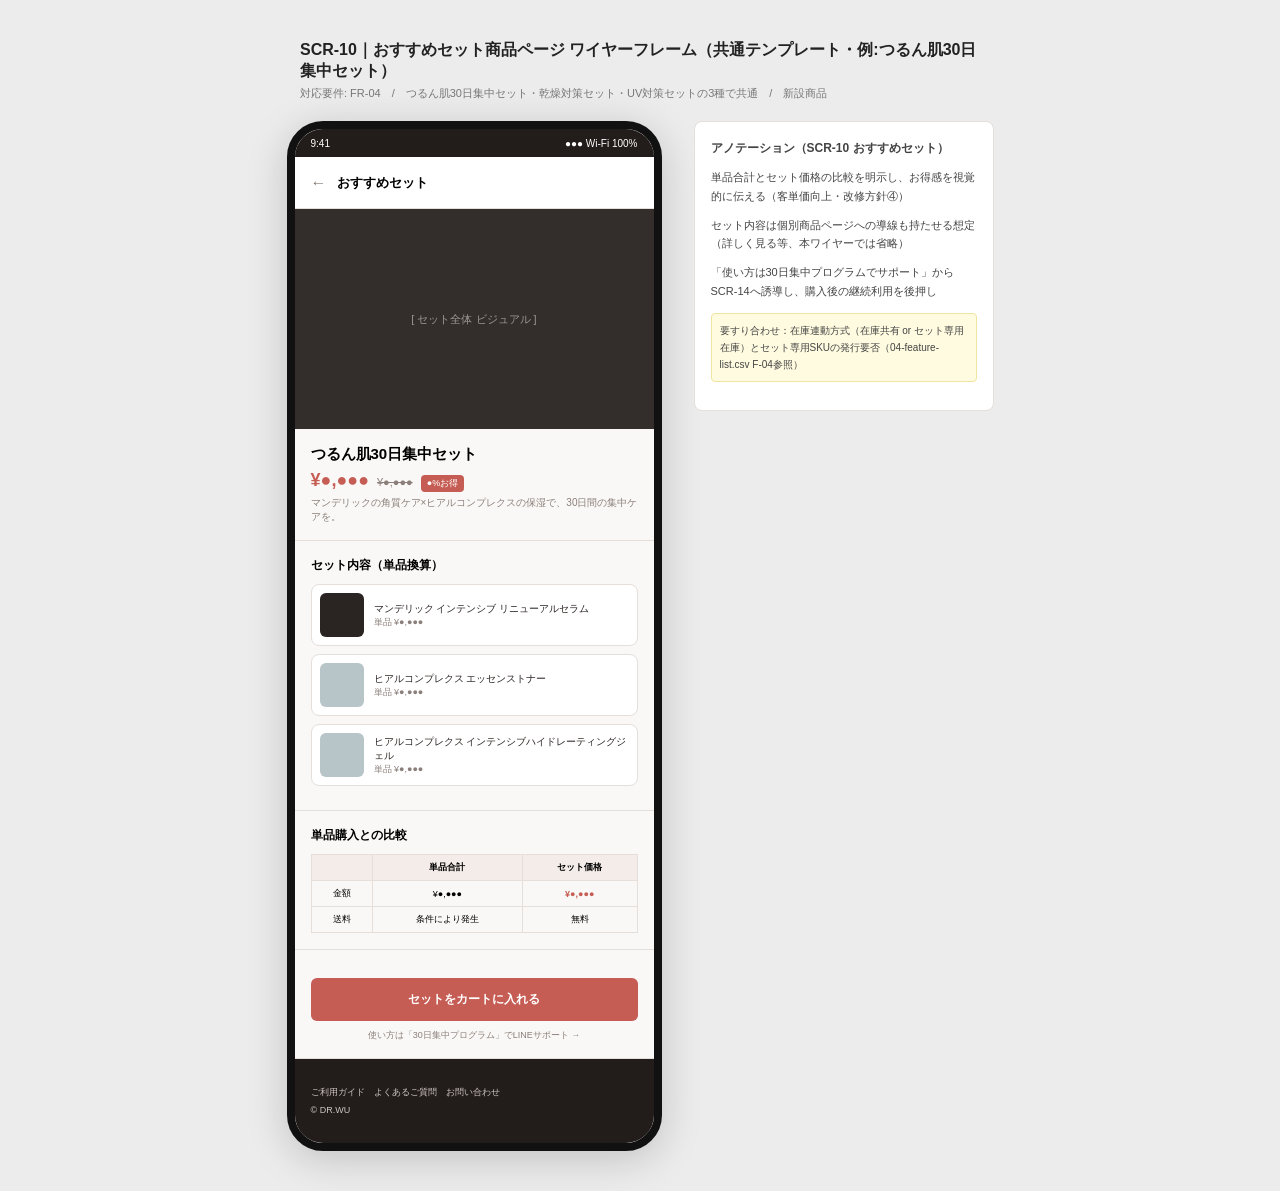
<file: clients/drwu/website-renewal-2026/05-wireframes/scr10-set-product.html>
<!DOCTYPE html>
<html lang="ja"><head>
<meta charset="UTF-8">
<title>SCR-10 おすすめセット商品ページ ワイヤーフレーム | DR.WU</title>
<style>
:root{--bg:#faf8f6;--text:#2a2422;--text-sub:#8a7f7a;--border:#e5ded9;--accent:#c65d54;--dark:#221c1a;}
*{box-sizing:border-box;margin:0;padding:0;}
body{font-family:'Hiragino Sans','Noto Sans JP',sans-serif;background:#ececec;padding:40px 16px;}
h1{max-width:680px;margin:0 auto 4px;font-size:16px;color:#222;}
.meta{max-width:680px;margin:0 auto 20px;font-size:11px;color:#777;}
.wrap{display:flex;gap:32px;justify-content:center;align-items:flex-start;flex-wrap:wrap;}
.phone{width:375px;background:var(--bg);border-radius:36px;overflow:hidden;box-shadow:0 8px 40px rgba(0,0,0,.18);border:8px solid #111;}
.statusbar{height:28px;background:var(--dark);color:#fff;font-size:10px;display:flex;align-items:center;justify-content:space-between;padding:0 16px;}
.nav{height:52px;background:#fff;border-bottom:1px solid var(--border);display:flex;align-items:center;gap:10px;padding:0 16px;}
.back{font-size:16px;color:var(--text-sub);}
.navtitle{font-size:13px;font-weight:700;}
.kv-ph{width:100%;height:220px;background:#332e2b;display:flex;align-items:center;justify-content:center;color:rgba(255,255,255,.5);font-size:11px;}
.section{padding:16px;border-bottom:1px solid var(--border);}
.set-name{font-size:15px;font-weight:700;margin-bottom:6px;}
.price-row{display:flex;align-items:baseline;gap:8px;margin-bottom:4px;}
.price-now{font-size:18px;font-weight:700;color:var(--accent);}
.price-was{font-size:11px;color:var(--text-sub);text-decoration:line-through;}
.save-badge{font-size:9px;background:var(--accent);color:#fff;border-radius:4px;padding:2px 6px;}
.section-h{font-size:12px;font-weight:700;margin-bottom:10px;}
.item-row{display:flex;gap:10px;align-items:center;background:#fff;border:1px solid var(--border);border-radius:8px;padding:8px;margin-bottom:8px;}
.item-ph{width:44px;height:44px;border-radius:6px;flex:0 0 auto;}
.item-name{font-size:10px;color:var(--text);}
.item-price{font-size:9px;color:var(--text-sub);}
table{width:100%;border-collapse:collapse;font-size:9px;}
th,td{border:1px solid var(--border);padding:6px;text-align:center;}
th{background:#f3ece8;}
.cta{display:block;text-align:center;background:var(--accent);color:#fff;font-size:12px;font-weight:600;padding:13px;border-radius:6px;margin-top:12px;text-decoration:none;}
.footer{background:var(--dark);color:#cfc7c2;padding:24px 16px;font-size:9px;line-height:2;}
.sidebar{width:300px;background:#fff;border:1px solid var(--border);border-radius:8px;padding:16px;font-size:11px;line-height:1.7;color:#444;}
.sidebar h3{font-size:12px;margin-bottom:10px;}
.sidebar li{margin-bottom:10px;list-style:none;}
.note{background:#fffbe0;border:1px solid #f0e4a0;border-radius:4px;padding:8px;margin:12px 0;font-size:10px;}
</style>
</head>
<body>
<h1>SCR-10｜おすすめセット商品ページ ワイヤーフレーム（共通テンプレート・例:つるん肌30日集中セット）</h1>
<div class="meta">対応要件: FR-04　/　つるん肌30日集中セット・乾燥対策セット・UV対策セットの3種で共通　/　新設商品</div>
<div class="wrap">
<div class="phone">
  <div class="statusbar"><span>9:41</span><span>●●● Wi-Fi 100%</span></div>
  <div class="nav"><span class="back">←</span><span class="navtitle">おすすめセット</span></div>
  <div class="kv-ph">[ セット全体 ビジュアル ]</div>

  <div class="section">
    <div class="set-name">つるん肌30日集中セット</div>
    <div class="price-row"><span class="price-now">¥●,●●●</span><span class="price-was">¥●,●●●</span><span class="save-badge">●%お得</span></div>
    <div style="font-size:10px;color:var(--text-sub);">マンデリックの角質ケア×ヒアルコンプレクスの保湿で、30日間の集中ケアを。</div>
  </div>

  <div class="section">
    <div class="section-h">セット内容（単品換算）</div>
    <div class="item-row"><div class="item-ph" style="background:#2a2422"></div><div style="flex:1"><div class="item-name">マンデリック インテンシブ リニューアルセラム</div><div class="item-price">単品 ¥●,●●●</div></div></div>
    <div class="item-row"><div class="item-ph" style="background:#b7c4c8"></div><div style="flex:1"><div class="item-name">ヒアルコンプレクス エッセンストナー</div><div class="item-price">単品 ¥●,●●●</div></div></div>
    <div class="item-row"><div class="item-ph" style="background:#b7c4c8"></div><div style="flex:1"><div class="item-name">ヒアルコンプレクス インテンシブハイドレーティングジェル</div><div class="item-price">単品 ¥●,●●●</div></div></div>
  </div>

  <div class="section">
    <div class="section-h">単品購入との比較</div>
    <table>
      <tr><th></th><th>単品合計</th><th>セット価格</th></tr>
      <tr><td>金額</td><td>¥●,●●●</td><td style="color:var(--accent);font-weight:700;">¥●,●●●</td></tr>
      <tr><td>送料</td><td>条件により発生</td><td>無料</td></tr>
    </table>
  </div>

  <div class="section">
    <a class="cta" href="#">セットをカートに入れる</a>
    <div style="text-align:center;font-size:9px;color:var(--text-sub);margin-top:8px;">使い方は「30日集中プログラム」でLINEサポート →</div>
  </div>

  <div class="footer">ご利用ガイド　よくあるご質問　お問い合わせ<br>© DR.WU</div>
</div>
<div class="sidebar">
  <h3>アノテーション（SCR-10 おすすめセット）</h3>
  <ul>
    <li>単品合計とセット価格の比較を明示し、お得感を視覚的に伝える（客単価向上・改修方針④）</li>
    <li>セット内容は個別商品ページへの導線も持たせる想定（詳しく見る等、本ワイヤーでは省略）</li>
    <li>「使い方は30日集中プログラムでサポート」からSCR-14へ誘導し、購入後の継続利用を後押し</li>
  </ul>
  <div class="note">要すり合わせ：在庫連動方式（在庫共有 or セット専用在庫）とセット専用SKUの発行要否（04-feature-list.csv F-04参照）</div>
</div>
</div>
</body></html>
</file>
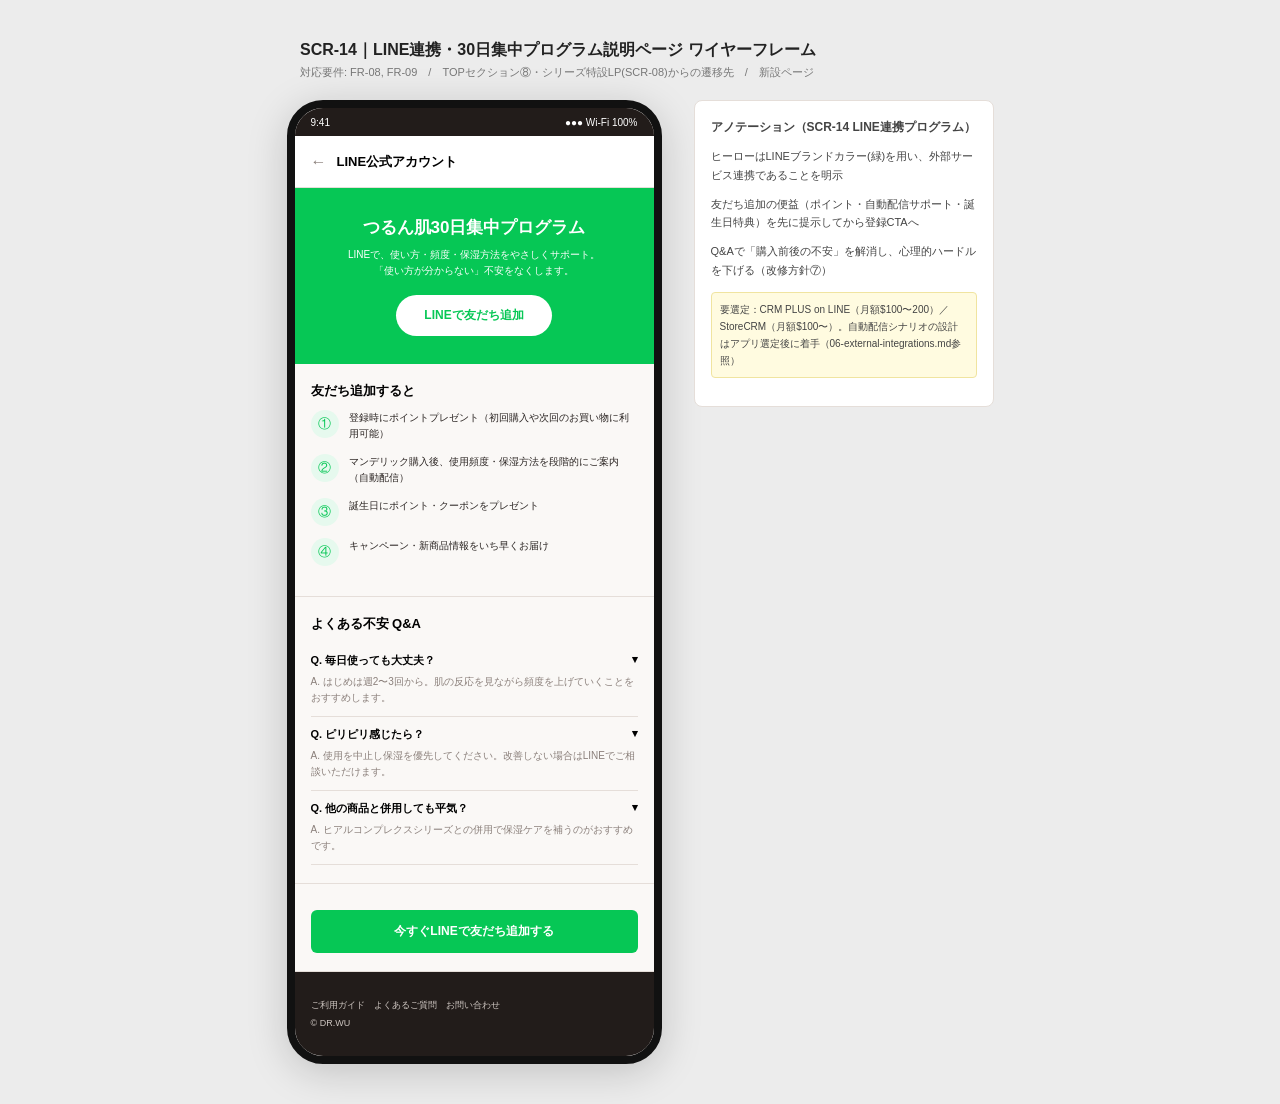
<file: clients/drwu/website-renewal-2026/05-wireframes/scr14-line-program.html>
<!DOCTYPE html>
<html lang="ja"><head>
<meta charset="UTF-8">
<title>SCR-14 LINE連携・30日集中プログラム説明ページ ワイヤーフレーム | DR.WU</title>
<style>
:root{--bg:#faf8f6;--text:#2a2422;--text-sub:#8a7f7a;--border:#e5ded9;--dark:#221c1a;--line:#06c755;}
*{box-sizing:border-box;margin:0;padding:0;}
body{font-family:'Hiragino Sans','Noto Sans JP',sans-serif;background:#ececec;padding:40px 16px;}
h1{max-width:680px;margin:0 auto 4px;font-size:16px;color:#222;}
.meta{max-width:680px;margin:0 auto 20px;font-size:11px;color:#777;}
.wrap{display:flex;gap:32px;justify-content:center;align-items:flex-start;flex-wrap:wrap;}
.phone{width:375px;background:var(--bg);border-radius:36px;overflow:hidden;box-shadow:0 8px 40px rgba(0,0,0,.18);border:8px solid #111;}
.statusbar{height:28px;background:var(--dark);color:#fff;font-size:10px;display:flex;align-items:center;justify-content:space-between;padding:0 16px;}
.nav{height:52px;background:#fff;border-bottom:1px solid var(--border);display:flex;align-items:center;gap:10px;padding:0 16px;}
.back{font-size:16px;color:var(--text-sub);}
.navtitle{font-size:13px;font-weight:700;}
.hero{background:var(--line);color:#fff;padding:28px 16px;text-align:center;}
.hero-title{font-size:17px;font-weight:700;margin-bottom:8px;}
.hero-desc{font-size:10px;line-height:1.6;margin-bottom:16px;}
.cta-white{display:inline-block;background:#fff;color:var(--line);font-size:12px;font-weight:700;padding:12px 28px;border-radius:24px;text-decoration:none;}
.section{padding:18px 16px;border-bottom:1px solid var(--border);}
.section-h{font-size:13px;font-weight:700;margin-bottom:10px;}
.benefit-row{display:flex;gap:10px;align-items:flex-start;margin-bottom:12px;}
.benefit-icon{width:28px;height:28px;border-radius:50%;background:#e6f9ee;color:var(--line);font-size:13px;display:flex;align-items:center;justify-content:center;flex:0 0 auto;}
.benefit-text{font-size:10px;color:var(--text);line-height:1.6;}
.faq-item{border-bottom:1px solid var(--border);padding:10px 0;}
.faq-q{font-size:11px;font-weight:600;display:flex;justify-content:space-between;}
.faq-a{font-size:10px;color:var(--text-sub);margin-top:6px;line-height:1.6;}
.cta{display:block;text-align:center;background:var(--line);color:#fff;font-size:12px;font-weight:600;padding:13px;border-radius:6px;margin-top:8px;text-decoration:none;}
.footer{background:var(--dark);color:#cfc7c2;padding:24px 16px;font-size:9px;line-height:2;}
.sidebar{width:300px;background:#fff;border:1px solid var(--border);border-radius:8px;padding:16px;font-size:11px;line-height:1.7;color:#444;}
.sidebar h3{font-size:12px;margin-bottom:10px;}
.sidebar li{margin-bottom:10px;list-style:none;}
.note{background:#fffbe0;border:1px solid #f0e4a0;border-radius:4px;padding:8px;margin:12px 0;font-size:10px;}
</style>
</head>
<body>
<h1>SCR-14｜LINE連携・30日集中プログラム説明ページ ワイヤーフレーム</h1>
<div class="meta">対応要件: FR-08, FR-09　/　TOPセクション⑧・シリーズ特設LP(SCR-08)からの遷移先　/　新設ページ</div>
<div class="wrap">
<div class="phone">
  <div class="statusbar"><span>9:41</span><span>●●● Wi-Fi 100%</span></div>
  <div class="nav"><span class="back">←</span><span class="navtitle">LINE公式アカウント</span></div>

  <div class="hero">
    <div class="hero-title">つるん肌30日集中プログラム</div>
    <div class="hero-desc">LINEで、使い方・頻度・保湿方法をやさしくサポート。<br>「使い方が分からない」不安をなくします。</div>
    <a class="cta-white" href="#">LINEで友だち追加</a>
  </div>

  <div class="section">
    <div class="section-h">友だち追加すると</div>
    <div class="benefit-row"><div class="benefit-icon">①</div><div class="benefit-text">登録時にポイントプレゼント（初回購入や次回のお買い物に利用可能）</div></div>
    <div class="benefit-row"><div class="benefit-icon">②</div><div class="benefit-text">マンデリック購入後、使用頻度・保湿方法を段階的にご案内（自動配信）</div></div>
    <div class="benefit-row"><div class="benefit-icon">③</div><div class="benefit-text">誕生日にポイント・クーポンをプレゼント</div></div>
    <div class="benefit-row"><div class="benefit-icon">④</div><div class="benefit-text">キャンペーン・新商品情報をいち早くお届け</div></div>
  </div>

  <div class="section">
    <div class="section-h">よくある不安 Q&A</div>
    <div class="faq-item"><div class="faq-q">Q. 毎日使っても大丈夫？<span>▾</span></div><div class="faq-a">A. はじめは週2〜3回から。肌の反応を見ながら頻度を上げていくことをおすすめします。</div></div>
    <div class="faq-item"><div class="faq-q">Q. ピリピリ感じたら？<span>▾</span></div><div class="faq-a">A. 使用を中止し保湿を優先してください。改善しない場合はLINEでご相談いただけます。</div></div>
    <div class="faq-item"><div class="faq-q">Q. 他の商品と併用しても平気？<span>▾</span></div><div class="faq-a">A. ヒアルコンプレクスシリーズとの併用で保湿ケアを補うのがおすすめです。</div></div>
  </div>

  <div class="section">
    <a class="cta" href="#">今すぐLINEで友だち追加する</a>
  </div>

  <div class="footer">ご利用ガイド　よくあるご質問　お問い合わせ<br>© DR.WU</div>
</div>
<div class="sidebar">
  <h3>アノテーション（SCR-14 LINE連携プログラム）</h3>
  <ul>
    <li>ヒーローはLINEブランドカラー(緑)を用い、外部サービス連携であることを明示</li>
    <li>友だち追加の便益（ポイント・自動配信サポート・誕生日特典）を先に提示してから登録CTAへ</li>
    <li>Q&Aで「購入前後の不安」を解消し、心理的ハードルを下げる（改修方針⑦）</li>
  </ul>
  <div class="note">要選定：CRM PLUS on LINE（月額$100〜200）／StoreCRM（月額$100〜）。自動配信シナリオの設計はアプリ選定後に着手（06-external-integrations.md参照）</div>
</div>
</div>
</body></html>
</file>
